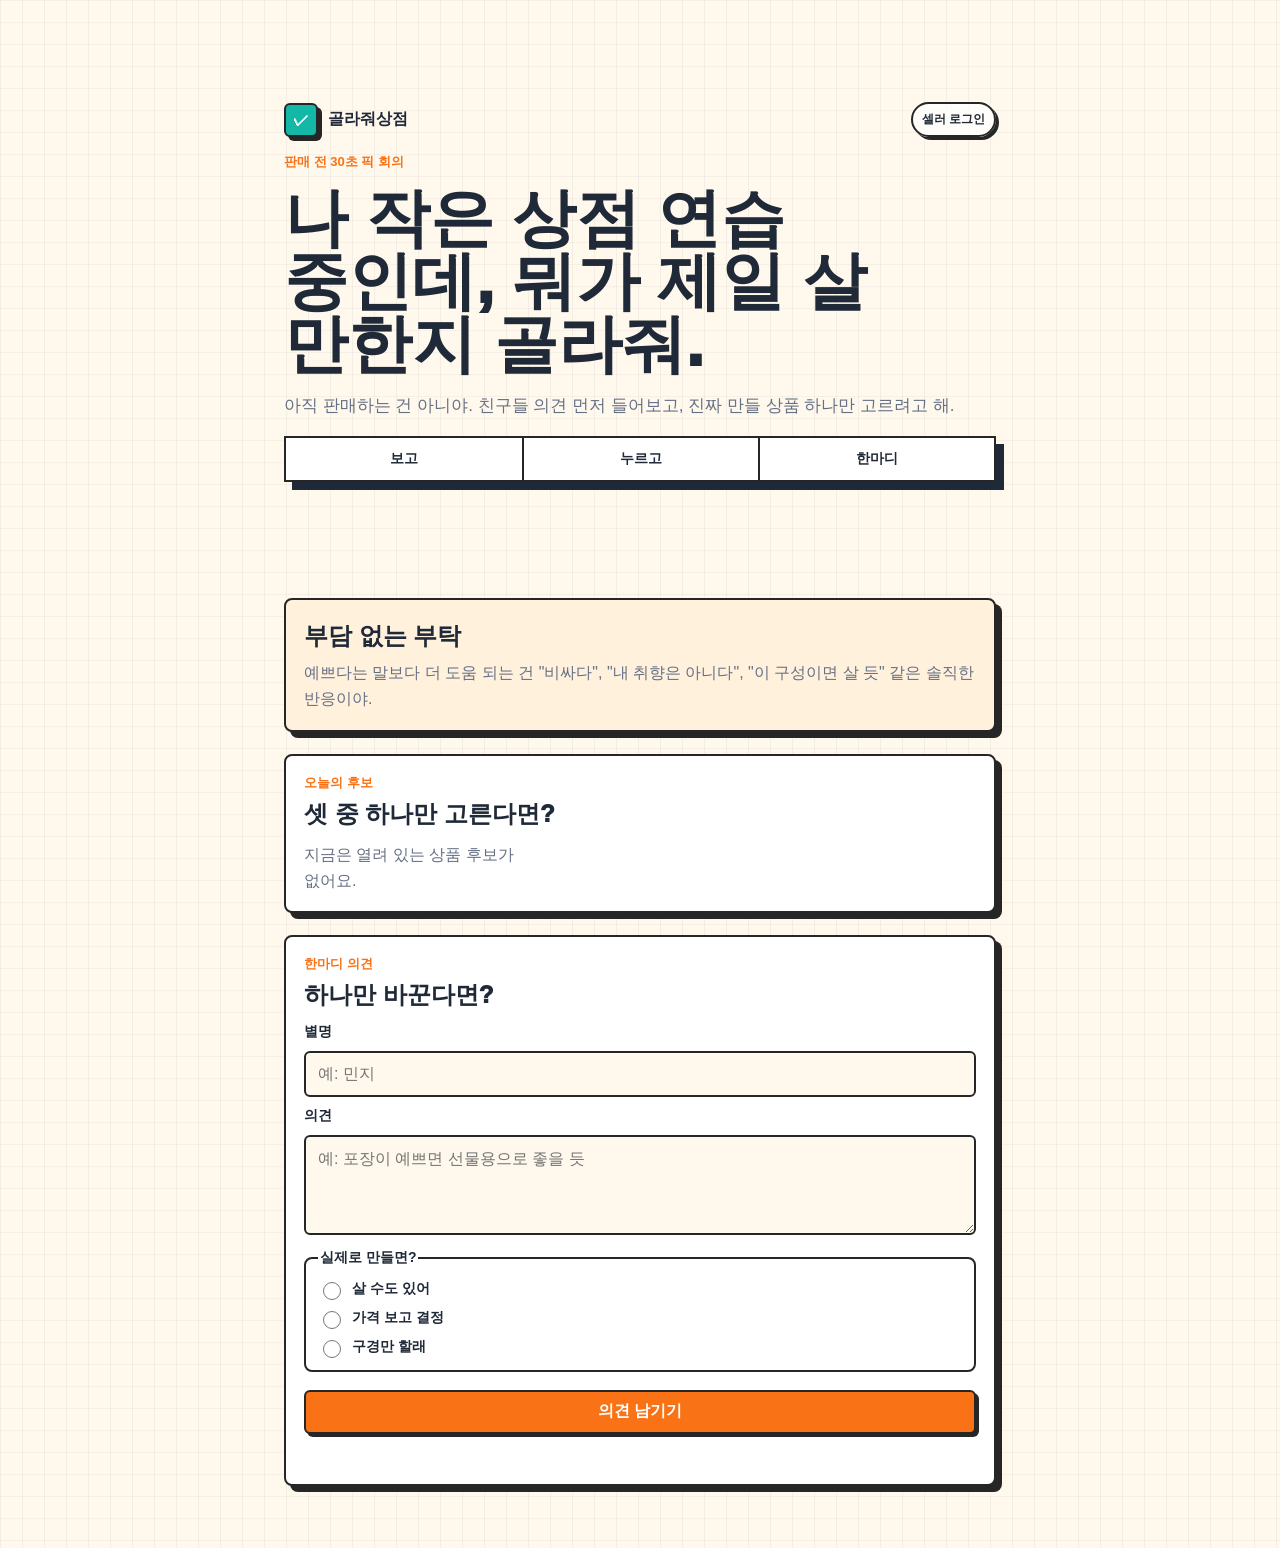
<file: index.html>
<!doctype html>
<html lang="ko">
  <head>
    <meta charset="utf-8" />
    <meta name="viewport" content="width=device-width, initial-scale=1" />
    <title>골라줘상점</title>
    <meta
      name="description"
      content="친구들이 상품 후보를 골라주며 자연스럽게 대화를 시작하는 판매 전 테스트 페이지"
    />
    <link
      rel="icon"
      href="data:image/svg+xml,%3Csvg xmlns='http://www.w3.org/2000/svg' viewBox='0 0 64 64'%3E%3Crect width='64' height='64' rx='12' fill='%2314B8A6'/%3E%3Cpath d='M18 34l9 9 20-24' fill='none' stroke='white' stroke-width='8' stroke-linecap='round' stroke-linejoin='round'/%3E%3C/svg%3E"
    />
    <link rel="preconnect" href="https://script.google.com" />
    <link rel="preconnect" href="https://script.googleusercontent.com" />
    <link rel="preconnect" href="https://lh3.googleusercontent.com" />
    <link rel="stylesheet" href="./styles.css?v=20260528-5" />
  </head>
  <body>
    <main class="app-shell">
      <section class="hero" aria-labelledby="hero-title">
        <div class="brand-row" aria-label="브랜드">
          <span class="brand-lockup">
            <span class="brand-mark">✓</span>
            <span class="brand-name">골라줘상점</span>
          </span>
          <a class="seller-login-link" href="./coach.html">셀러 로그인</a>
        </div>

        <p class="eyebrow">판매 전 30초 픽 회의</p>
        <h1 id="hero-title">나 작은 상점 연습 중인데, 뭐가 제일 살 만한지 골라줘.</h1>
        <p class="hero-copy">
          아직 판매하는 건 아니야. 친구들 의견 먼저 들어보고, 진짜 만들 상품 하나만 고르려고 해.
        </p>

        <div class="studio-strip" aria-label="진행 단계">
          <span>보고</span>
          <span>누르고</span>
          <span>한마디</span>
        </div>
      </section>

      <section class="section intro-note" aria-labelledby="intro-title">
        <h2 id="intro-title">부담 없는 부탁</h2>
        <p>
          예쁘다는 말보다 더 도움 되는 건 "비싸다", "내 취향은 아니다", "이 구성이면 살 듯" 같은 솔직한
          반응이야.
        </p>
      </section>

      <section class="section" aria-labelledby="product-title">
        <div class="section-heading">
          <p class="eyebrow">오늘의 후보</p>
          <h2 id="product-title">셋 중 하나만 고른다면?</h2>
        </div>

        <div class="product-list" id="product-list"></div>
      </section>

      <section class="section" aria-labelledby="feedback-title">
        <div class="section-heading">
          <p class="eyebrow">한마디 의견</p>
          <h2 id="feedback-title">하나만 바꾼다면?</h2>
        </div>

        <form class="feedback-form" id="feedback-form">
          <label for="nickname">별명</label>
          <input id="nickname" name="nickname" type="text" maxlength="16" placeholder="예: 민지" />

          <label for="comment">의견</label>
          <textarea
            id="comment"
            name="comment"
            rows="4"
            maxlength="160"
            placeholder="예: 포장이 예쁘면 선물용으로 좋을 듯"
          ></textarea>

          <fieldset>
            <legend>실제로 만들면?</legend>
            <label class="radio-row">
              <input type="radio" name="intent" value="살 수도 있어" />
              <span>살 수도 있어</span>
            </label>
            <label class="radio-row">
              <input type="radio" name="intent" value="가격 보고 결정" />
              <span>가격 보고 결정</span>
            </label>
            <label class="radio-row">
              <input type="radio" name="intent" value="구경만 할래" />
              <span>구경만 할래</span>
            </label>
          </fieldset>

          <button class="primary-button full-width" type="submit">의견 남기기</button>
          <p class="submit-status" id="submit-status" role="status" aria-live="polite"></p>
        </form>
      </section>
    </main>

    <script src="./config.js?v=20260528-1"></script>
    <script src="./app.js?v=20260528-4"></script>
  </body>
</html>
</file>
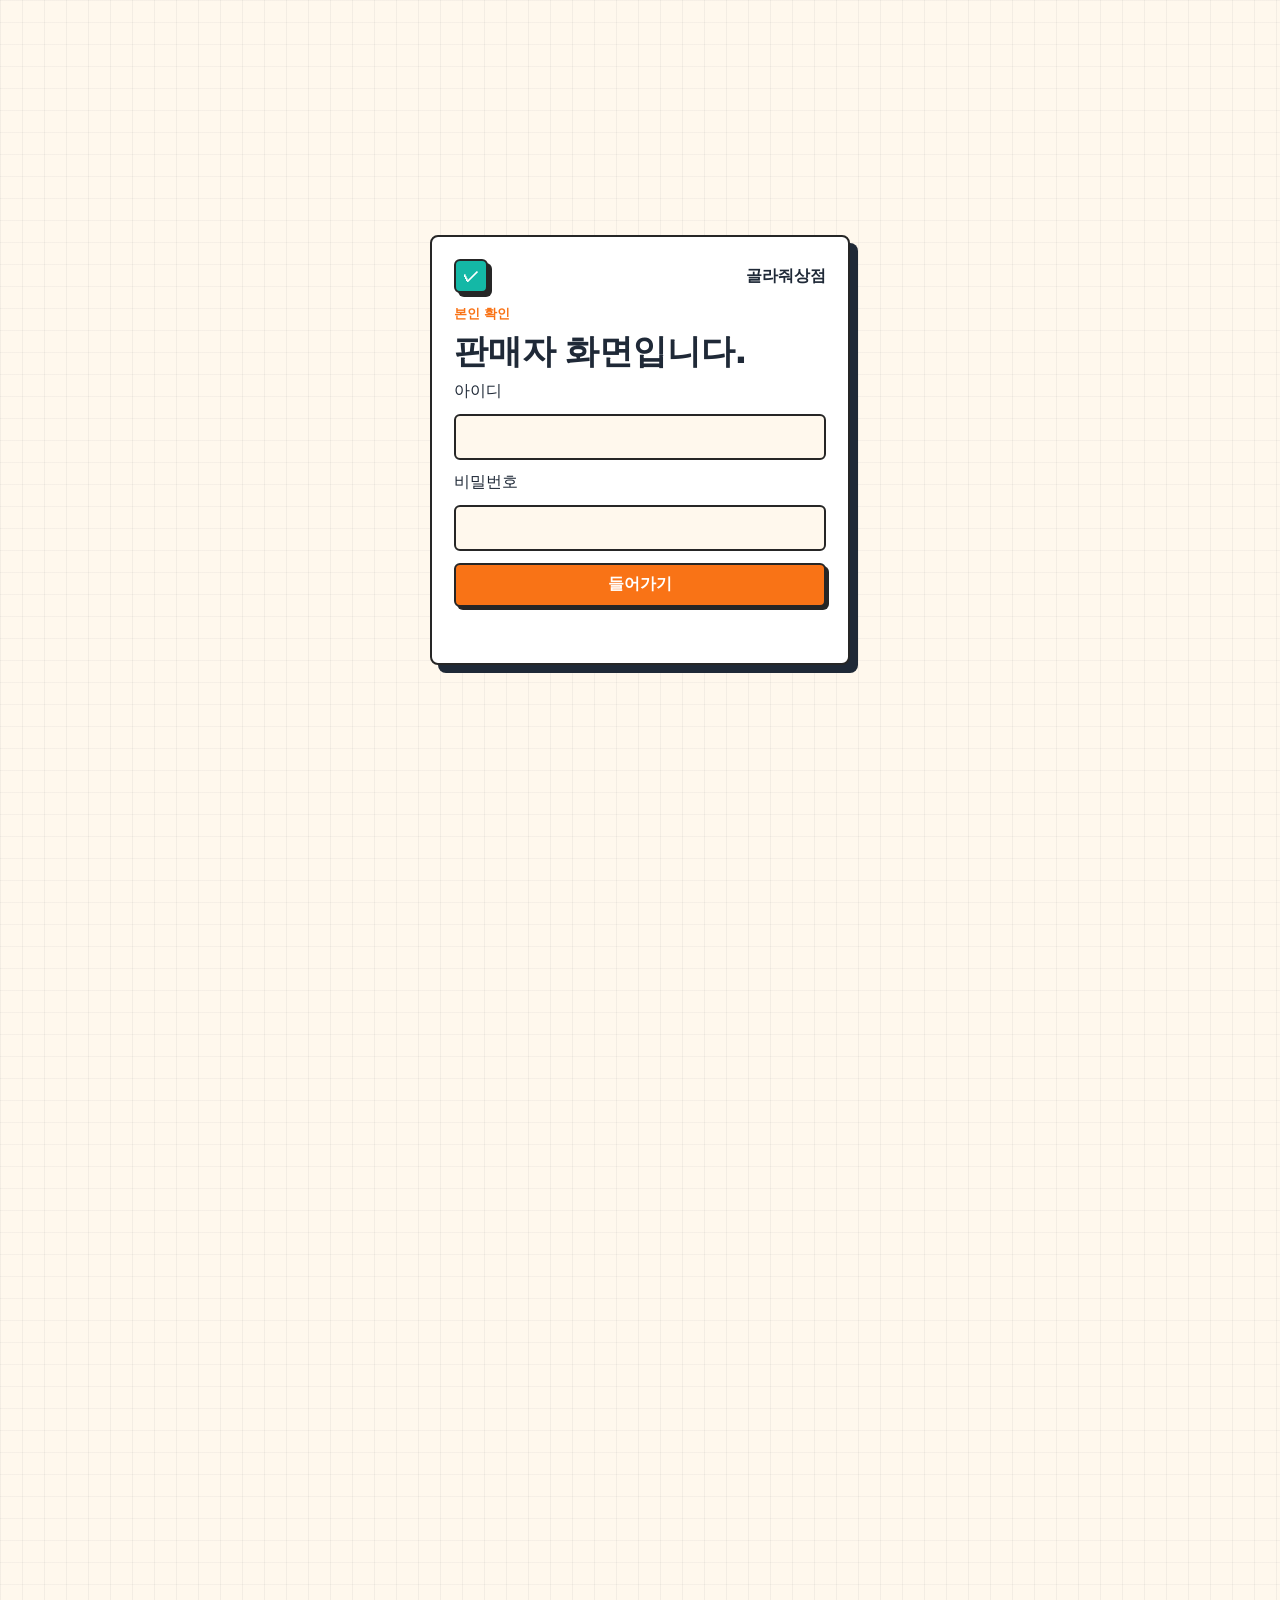
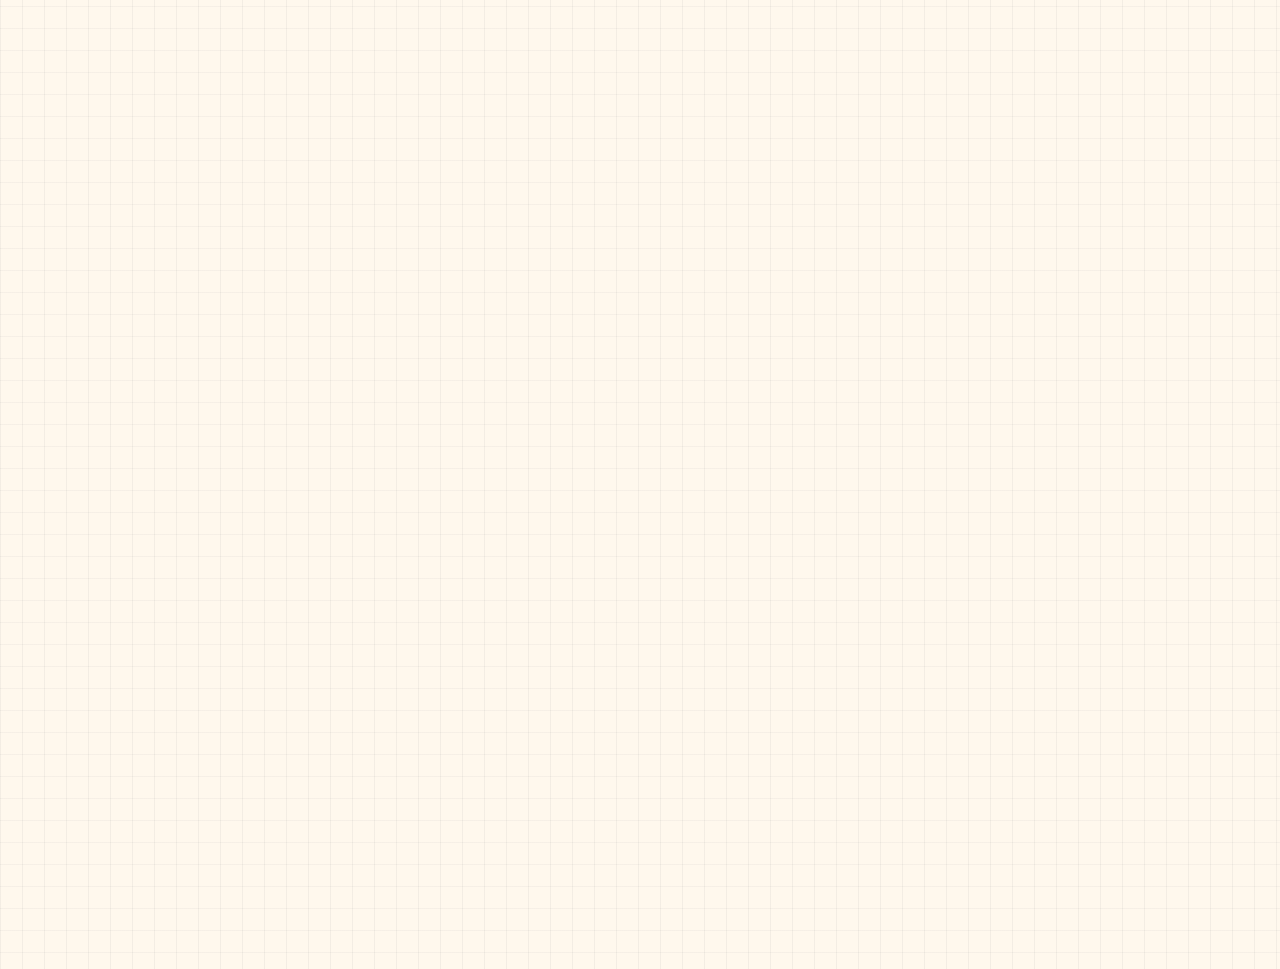
<file: coach.html>
<!doctype html>
<html lang="ko">
  <head>
    <meta charset="utf-8" />
    <meta name="viewport" content="width=device-width, initial-scale=1" />
    <title>골라줘상점 코치</title>
    <meta name="description" content="골라줘상점 운영자가 친구에게 보낼 문장과 반응 요약을 확인하는 화면" />
    <link
      rel="icon"
      href="data:image/svg+xml,%3Csvg xmlns='http://www.w3.org/2000/svg' viewBox='0 0 64 64'%3E%3Crect width='64' height='64' rx='12' fill='%2314B8A6'/%3E%3Cpath d='M18 34l9 9 20-24' fill='none' stroke='white' stroke-width='8' stroke-linecap='round' stroke-linejoin='round'/%3E%3C/svg%3E"
    />
    <link rel="preconnect" href="https://script.google.com" />
    <link rel="preconnect" href="https://script.googleusercontent.com" />
    <link rel="preconnect" href="https://lh3.googleusercontent.com" />
    <link rel="stylesheet" href="./styles.css?v=20260528-4" />
  </head>
  <body class="coach-page">
    <section class="auth-gate" id="auth-gate" aria-labelledby="auth-title">
      <form class="auth-card" id="auth-form">
        <div class="brand-row" aria-label="브랜드">
          <span class="brand-mark">✓</span>
          <span class="brand-name">골라줘상점</span>
        </div>
        <p class="eyebrow">본인 확인</p>
        <h1 id="auth-title">판매자 화면입니다.</h1>
        <label for="coach-user">아이디</label>
        <input id="coach-user" name="coachUser" type="text" autocomplete="username" />
        <label for="coach-pass">비밀번호</label>
        <input id="coach-pass" name="coachPass" type="password" autocomplete="current-password" />
        <button class="primary-button full-width" type="submit">들어가기</button>
        <p class="submit-status" id="auth-status" role="status" aria-live="polite"></p>
      </form>
    </section>

    <main class="app-shell">
      <section class="hero coach-hero" aria-labelledby="coach-title">
        <div class="brand-row" aria-label="브랜드">
          <span class="brand-mark">✓</span>
          <span class="brand-name">골라줘상점</span>
        </div>

        <p class="eyebrow">본인용 준비 화면</p>
        <h1 id="coach-title">오늘은 딱 한 명에게만 보내도 성공.</h1>
        <p class="hero-copy">
          친구에게 보일 화면이 아니라, 보내기 전에 문장을 고르고 반응을 확인하는 운영자 화면이야.
        </p>
      </section>

      <section class="section talk-card" aria-labelledby="talk-title">
        <p class="eyebrow">그대로 보내기</p>
        <h2 id="talk-title">친구에게 보낼 문장</h2>
        <p id="talk-script" class="talk-script">
          "나 작은 상점 연습 중인데, 셋 중에 뭐가 제일 별로인지 30초만 골라줄 수 있어?"
        </p>
        <div class="button-row">
          <button class="secondary-button" type="button" id="new-script">다른 문장</button>
          <button class="primary-button" type="button" id="copy-script">문장 복사</button>
        </div>
        <p class="copy-status" id="copy-status" role="status" aria-live="polite"></p>
      </section>

      <section class="section" aria-labelledby="send-title">
        <p class="eyebrow">작은 목표</p>
        <h2 id="send-title">오늘 누구에게 보내볼까?</h2>
        <form class="feedback-form" id="send-form">
          <label for="target-hint">친구 표시</label>
          <input id="target-hint" name="targetHint" type="text" maxlength="24" placeholder="예: 같은 반, 포카 좋아하는 친구" />

          <label for="reply-note">보낸 뒤 메모</label>
          <textarea id="reply-note" name="replyNote" rows="3" maxlength="160" placeholder="예: 답장 아직 없음 / 웃으면서 골라줌"></textarea>

          <button class="primary-button full-width" type="submit">보낸 기록 남기기</button>
          <p class="submit-status" id="send-status" role="status" aria-live="polite"></p>
        </form>
      </section>

      <section class="section seller-note" aria-labelledby="seller-title">
        <p class="eyebrow">반응 요약</p>
        <h2 id="seller-title">오늘 모인 신호</h2>
        <div class="metric-grid">
          <div>
            <strong id="vote-count">0</strong>
            <span>빠른 반응</span>
          </div>
          <div>
            <strong id="comment-count">0</strong>
            <span>한마디</span>
          </div>
        </div>
        <ul class="note-list" id="note-list">
          <li>아직 연결된 데이터가 없어요. Google Apps Script URL을 config.js에 넣어주세요.</li>
        </ul>
      </section>

      <section class="section product-manager" aria-labelledby="products-title">
        <p class="eyebrow">상품 모듈</p>
        <h2 id="products-title">판매 페이지 상품 관리</h2>
        <form class="product-form" id="product-form">
          <label for="product-slot">상품 자리</label>
          <select id="product-slot" name="slot">
            <option value="0">1번 상품</option>
            <option value="1">2번 상품</option>
            <option value="2">3번 상품</option>
          </select>

          <label for="product-image">상품 사진</label>
          <input id="product-image" name="image" type="file" accept="image/*" />
          <div class="image-preview" id="image-preview" aria-label="상품 사진 미리보기">
            <span>사진 없음</span>
          </div>

          <label for="product-title-input">제목</label>
          <input id="product-title-input" name="title" type="text" maxlength="36" placeholder="예: 생일 미니팩" />

          <label for="product-price-input">가격 표시</label>
          <input id="product-price-input" name="price" type="text" maxlength="18" placeholder="예: 5천원대" />

          <label for="product-description-input">상세 설명</label>
          <textarea
            id="product-description-input"
            name="description"
            rows="4"
            maxlength="180"
            placeholder="친구가 보고 바로 이해할 수 있게 구성, 용도, 좋은 점을 적어주세요."
          ></textarea>

          <label for="product-items-input">구성품</label>
          <input id="product-items-input" name="items" type="text" maxlength="80" placeholder="예: 포장 봉투, 키링, 축하 카드" />

          <div class="button-row">
            <button class="secondary-button" type="button" id="remove-product">이 자리 비우기</button>
            <button class="primary-button" type="submit">저장 / 교체</button>
          </div>
          <p class="submit-status" id="product-status" role="status" aria-live="polite"></p>
        </form>

        <div class="managed-product-list" id="managed-product-list" aria-label="판매 페이지에 보일 상품"></div>
      </section>
    </main>

    <script src="./config.js?v=20260528-1"></script>
    <script src="./coach.js?v=20260528-4"></script>
  </body>
</html>
</file>
<file: styles.css>
:root {
  --paper: #fff8ed;
  --paper-strong: #fff1dc;
  --ink: #1f2937;
  --muted: #667085;
  --line: #262626;
  --orange: #f97316;
  --mint: #14b8a6;
  --blue: #2563eb;
  --rose: #e11d48;
  --white: #ffffff;
  --shadow: 8px 8px 0 #1f2937;
}

* {
  box-sizing: border-box;
}

html {
  background: var(--paper);
}

body {
  margin: 0;
  min-height: 100vh;
  color: var(--ink);
  font-family: "Apple SD Gothic Neo", "Pretendard", "Noto Sans KR", sans-serif;
  letter-spacing: 0;
  background:
    linear-gradient(90deg, rgba(31, 41, 55, 0.05) 1px, transparent 1px),
    linear-gradient(rgba(31, 41, 55, 0.04) 1px, transparent 1px),
    var(--paper);
  background-size: 22px 22px;
}

button,
input,
textarea {
  font: inherit;
}

button {
  cursor: pointer;
}

.app-shell {
  width: min(100%, 480px);
  margin: 0 auto;
  padding: 18px 16px 40px;
}

.hero {
  min-height: clamp(500px, 50svh, 560px);
  display: flex;
  flex-direction: column;
  justify-content: center;
  gap: 16px;
  padding: 14px 0 24px;
}

.brand-row {
  display: flex;
  align-items: center;
  justify-content: space-between;
  gap: 10px;
}

.brand-lockup {
  display: inline-flex;
  align-items: center;
  min-width: 0;
  gap: 10px;
}

.brand-mark {
  display: grid;
  width: 34px;
  height: 34px;
  place-items: center;
  border: 2px solid var(--line);
  border-radius: 6px;
  background: var(--mint);
  color: var(--white);
  font-weight: 900;
  box-shadow: 4px 4px 0 var(--line);
}

.brand-name {
  font-weight: 900;
}

.seller-login-link {
  flex: 0 0 auto;
  padding: 7px 9px;
  border: 2px solid var(--line);
  border-radius: 999px;
  background: rgba(255, 255, 255, 0.72);
  color: var(--ink);
  font-size: 12px;
  font-weight: 900;
  text-decoration: none;
  box-shadow: 3px 3px 0 var(--line);
}

.seller-login-link:focus-visible {
  outline: 3px solid var(--blue);
  outline-offset: 3px;
}

.eyebrow {
  margin: 0;
  color: var(--orange);
  font-size: 13px;
  font-weight: 900;
}

h1,
h2,
p {
  word-break: keep-all;
  overflow-wrap: anywhere;
}

h1 {
  margin: 0;
  font-size: clamp(40px, 13vw, 64px);
  line-height: 0.98;
  font-weight: 950;
}

h2 {
  margin: 4px 0 0;
  font-size: 24px;
  line-height: 1.15;
  font-weight: 950;
}

.hero-copy {
  margin: 0;
  color: var(--muted);
  font-size: 17px;
  line-height: 1.65;
}

.studio-strip {
  display: grid;
  grid-template-columns: repeat(3, 1fr);
  border: 2px solid var(--line);
  background: var(--white);
  box-shadow: var(--shadow);
}

.studio-strip span {
  padding: 12px 8px;
  text-align: center;
  font-size: 14px;
  font-weight: 900;
}

.studio-strip span + span {
  border-left: 2px solid var(--line);
}

.section {
  margin: 22px 0;
  padding: 18px;
  border: 2px solid var(--line);
  border-radius: 8px;
  background: var(--white);
  box-shadow: 6px 6px 0 var(--line);
}

.intro-note {
  background: var(--paper-strong);
}

.intro-note p,
.talk-card p,
.seller-note p {
  margin: 10px 0 0;
  color: var(--muted);
  line-height: 1.65;
}

.section-heading {
  display: flex;
  flex-direction: column;
  gap: 4px;
  margin-bottom: 14px;
}

.product-list {
  display: grid;
  gap: 14px;
}

.product-card {
  position: relative;
  padding: 16px;
  border: 2px solid var(--line);
  border-radius: 8px;
  background: var(--paper);
}

.product-card:nth-child(2) {
  background: #ecfeff;
}

.product-card:nth-child(3) {
  background: #fff1f2;
}

.product-visual {
  height: 108px;
  margin-bottom: 14px;
  border: 2px solid var(--line);
  border-radius: 6px;
  background: var(--white);
  overflow: hidden;
}

.product-visual svg {
  width: 100%;
  height: 100%;
  display: block;
}

.product-visual img {
  width: 100%;
  height: 100%;
  display: block;
  object-fit: cover;
}

.product-card-skeleton {
  pointer-events: none;
}

.skeleton-block,
.skeleton-row,
.skeleton-list span,
.skeleton-button,
.managed-skeleton-image,
.managed-skeleton-line {
  position: relative;
  overflow: hidden;
  background: #e5e7eb;
}

.skeleton-block::after,
.skeleton-row::after,
.skeleton-list span::after,
.skeleton-button::after,
.managed-skeleton-image::after,
.managed-skeleton-line::after {
  content: "";
  position: absolute;
  inset: 0;
  transform: translateX(-100%);
  background: linear-gradient(90deg, transparent, rgba(255, 255, 255, 0.75), transparent);
  animation: skeleton-shimmer 1.2s ease-in-out infinite;
}

.skeleton-row {
  height: 20px;
  border-radius: 5px;
}

.skeleton-title {
  width: 68%;
  margin-bottom: 14px;
}

.skeleton-copy {
  width: 88%;
  height: 14px;
  margin-bottom: 18px;
}

.skeleton-list {
  display: grid;
  gap: 9px;
  margin: 0 0 20px;
}

.skeleton-list span {
  width: 48%;
  height: 13px;
  border-radius: 5px;
}

.skeleton-button {
  height: 44px;
  border: 2px solid var(--line);
  border-radius: 6px;
}

@keyframes skeleton-shimmer {
  100% {
    transform: translateX(100%);
  }
}

.empty-state {
  margin: 0;
  color: var(--muted);
  line-height: 1.6;
}

.product-topline {
  display: flex;
  align-items: flex-start;
  justify-content: space-between;
  gap: 12px;
}

.product-card h3 {
  margin: 0;
  font-size: 22px;
  line-height: 1.2;
}

.product-description {
  margin: 10px 0 0;
  color: var(--muted);
  font-size: 14px;
  line-height: 1.55;
}

.price {
  flex: 0 0 auto;
  padding: 5px 8px;
  border: 2px solid var(--line);
  border-radius: 999px;
  background: var(--white);
  font-size: 13px;
  font-weight: 900;
}

.product-card ul {
  margin: 12px 0 14px;
  padding-left: 18px;
  color: var(--muted);
  line-height: 1.55;
}

.reaction-grid {
  display: grid;
  grid-template-columns: 1fr 1fr;
  gap: 8px;
}

.reaction-button,
.primary-button,
.secondary-button {
  min-height: 44px;
  border: 2px solid var(--line);
  border-radius: 6px;
  color: var(--ink);
  font-weight: 900;
  box-shadow: 3px 3px 0 var(--line);
  transition:
    transform 140ms ease,
    box-shadow 140ms ease,
    background 140ms ease;
}

.reaction-button {
  background: var(--white);
  font-size: 14px;
}

.reaction-button.is-selected {
  background: var(--mint);
  color: var(--white);
}

.reaction-button:active,
.primary-button:active,
.secondary-button:active {
  transform: translate(3px, 3px);
  box-shadow: 0 0 0 var(--line);
}

.talk-card {
  background: #eff6ff;
}

.talk-script {
  min-height: 96px;
  padding: 14px;
  border: 2px dashed var(--blue);
  border-radius: 8px;
  background: var(--white);
  color: var(--ink) !important;
  font-size: 18px;
  font-weight: 850;
}

.button-row {
  display: grid;
  grid-template-columns: 1fr 1fr;
  gap: 10px;
  margin-top: 14px;
}

.primary-button {
  background: var(--orange);
  color: var(--white);
}

.secondary-button {
  background: var(--white);
}

.full-width {
  width: 100%;
}

.copy-status {
  min-height: 22px;
  margin-top: 10px !important;
  font-size: 13px;
}

.submit-status {
  min-height: 22px;
  margin: 0;
  color: var(--muted);
  font-size: 13px;
  line-height: 1.5;
}

.auth-gate {
  position: fixed;
  inset: 0;
  z-index: 20;
  display: grid;
  place-items: center;
  padding: 18px;
  background:
    linear-gradient(90deg, rgba(31, 41, 55, 0.05) 1px, transparent 1px),
    linear-gradient(rgba(31, 41, 55, 0.04) 1px, transparent 1px),
    var(--paper);
  background-size: 22px 22px;
}

.auth-gate[hidden] {
  display: none;
}

.auth-card {
  display: grid;
  width: min(100%, 420px);
  gap: 12px;
  padding: 22px;
  border: 2px solid var(--line);
  border-radius: 8px;
  background: var(--white);
  box-shadow: var(--shadow);
}

.auth-card h1 {
  font-size: 34px;
}

body.coach-page:not(.is-coach-unlocked) .app-shell {
  visibility: hidden;
}

.feedback-form {
  display: grid;
  gap: 10px;
}

.feedback-form label,
legend {
  font-size: 14px;
  font-weight: 900;
}

input,
textarea,
select {
  width: 100%;
  border: 2px solid var(--line);
  border-radius: 6px;
  padding: 12px;
  background: var(--paper);
  color: var(--ink);
}

select {
  appearance: none;
  background-image: linear-gradient(45deg, transparent 50%, var(--line) 50%),
    linear-gradient(135deg, var(--line) 50%, transparent 50%);
  background-position:
    calc(100% - 20px) 19px,
    calc(100% - 14px) 19px;
  background-size:
    6px 6px,
    6px 6px;
  background-repeat: no-repeat;
}

textarea {
  resize: vertical;
}

fieldset {
  display: grid;
  gap: 8px;
  margin: 4px 0 8px;
  padding: 12px;
  border: 2px solid var(--line);
  border-radius: 8px;
}

.radio-row {
  display: flex;
  align-items: center;
  gap: 8px;
  font-weight: 700 !important;
}

.radio-row input {
  width: 18px;
  height: 18px;
}

.metric-grid {
  display: grid;
  grid-template-columns: 1fr 1fr;
  gap: 10px;
  margin: 14px 0;
}

.metric-grid div {
  padding: 12px;
  border: 2px solid var(--line);
  border-radius: 8px;
  background: var(--paper);
}

.metric-grid strong,
.metric-grid span {
  display: block;
}

.metric-grid strong {
  font-size: 30px;
  line-height: 1;
}

.metric-grid span {
  margin-top: 5px;
  color: var(--muted);
  font-size: 13px;
  font-weight: 800;
}

.note-list {
  margin: 0;
  padding-left: 18px;
  color: var(--muted);
  line-height: 1.6;
}

.product-manager {
  background: #f0fdf4;
}

.product-form {
  display: grid;
  gap: 10px;
  margin-top: 14px;
}

.product-form label {
  font-size: 14px;
  font-weight: 900;
}

.image-preview {
  display: grid;
  min-height: 156px;
  place-items: center;
  border: 2px dashed var(--line);
  border-radius: 8px;
  background: var(--white);
  color: var(--muted);
  font-size: 14px;
  font-weight: 900;
  overflow: hidden;
}

.image-preview img {
  width: 100%;
  height: 190px;
  display: block;
  object-fit: cover;
}

.managed-product-list {
  display: grid;
  gap: 10px;
  margin-top: 16px;
}

.managed-product-card {
  display: grid;
  grid-template-columns: 74px 1fr;
  align-items: center;
  gap: 12px;
  width: 100%;
  min-height: 82px;
  padding: 8px;
  border: 2px solid var(--line);
  border-radius: 8px;
  background: var(--white);
  color: var(--ink);
  text-align: left;
  box-shadow: 3px 3px 0 var(--line);
}

.managed-product-card img,
.managed-product-photo-fallback {
  width: 74px;
  height: 64px;
  border: 2px solid var(--line);
  border-radius: 6px;
}

.managed-product-card img {
  object-fit: cover;
}

.managed-product-photo-fallback {
  display: grid;
  place-items: center;
  background: var(--paper);
  color: var(--muted);
  font-size: 13px;
  font-weight: 900;
}

.managed-product-skeleton {
  pointer-events: none;
}

.managed-skeleton-image {
  width: 74px;
  height: 64px;
  border: 2px solid var(--line);
  border-radius: 6px;
}

.managed-skeleton-line {
  display: block;
  width: 76%;
  height: 16px;
  border-radius: 5px;
}

.managed-skeleton-line.short {
  width: 44%;
  height: 12px;
  margin-top: 10px;
}

.managed-product-card span,
.managed-product-card strong,
.managed-product-card small {
  display: block;
}

.managed-product-card strong {
  font-size: 16px;
  line-height: 1.25;
}

.managed-product-card small {
  margin-top: 4px;
  color: var(--muted);
  font-size: 12px;
  font-weight: 800;
}

.managed-product-card.is-empty {
  grid-template-columns: 1fr;
  padding: 14px;
  background: var(--paper);
}

.managed-product-card.is-empty span {
  margin-top: 4px;
  color: var(--muted);
  font-size: 13px;
  font-weight: 800;
}

@media (min-width: 700px) {
  .app-shell {
    width: min(100%, 760px);
    padding-inline: 24px;
  }

  .hero {
    min-height: clamp(520px, 62svh, 640px);
  }

  .product-list {
    grid-template-columns: repeat(3, minmax(0, 1fr));
  }

  .reaction-grid {
    grid-template-columns: 1fr;
  }
}
</file>
